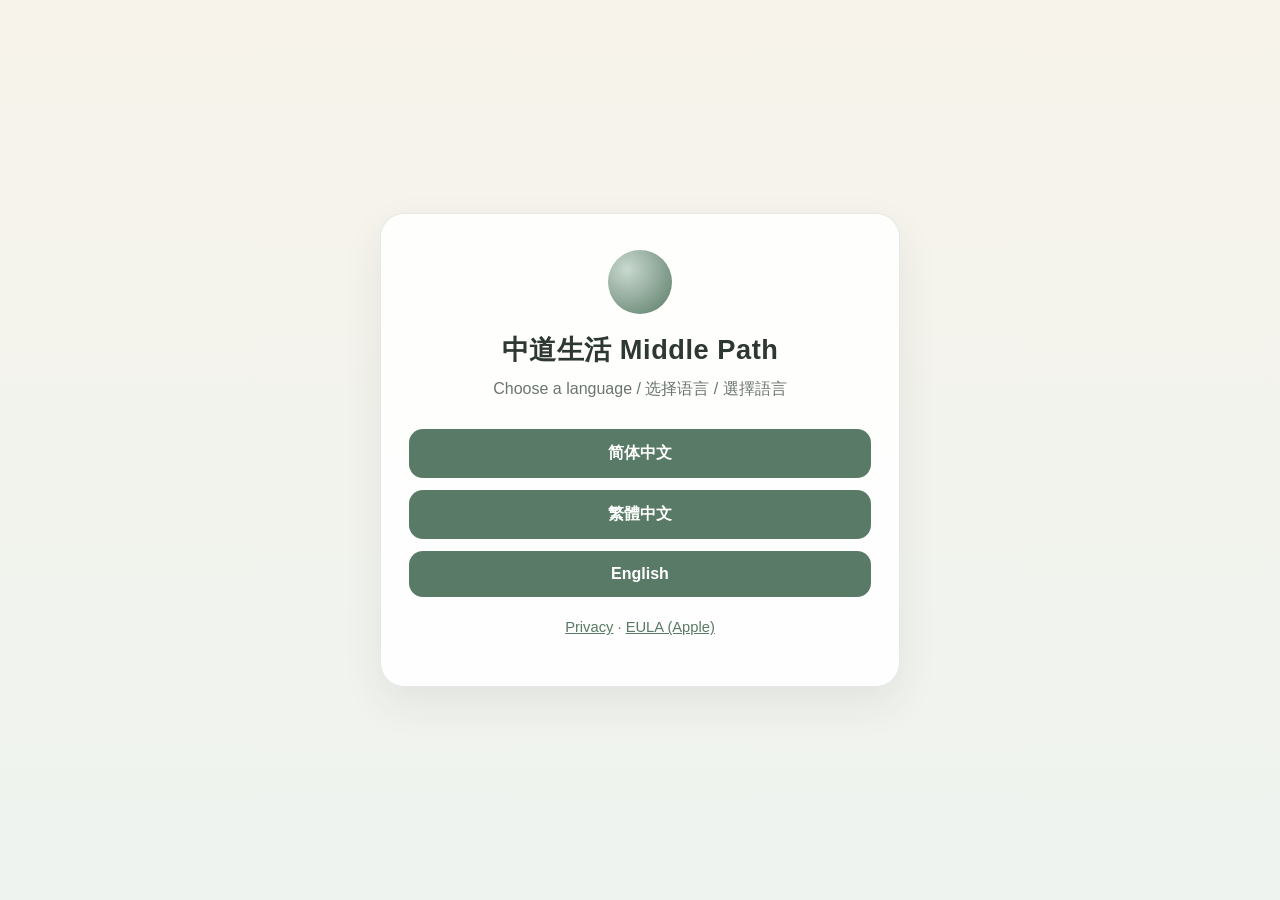
<file: index.html>
<!DOCTYPE html>
<html lang="zh-Hans">
<head>
  <meta charset="utf-8" />
  <meta name="viewport" content="width=device-width, initial-scale=1" />
  <title>中道生活 Middle Path</title>
  <meta name="description" content="中道生活 Middle Path — 卡片练习，找回生活平衡" />
  <style>
    :root {
      --sage: #597a66;
      --cream: #f5f1ea;
      --ink: #2e3833;
      --muted: #6b756f;
    }
    * { box-sizing: border-box; }
    body {
      margin: 0;
      font-family: "PingFang SC", "Helvetica Neue", Arial, sans-serif;
      background: linear-gradient(180deg, #f7f3eb 0%, #eef3ef 100%);
      color: var(--ink);
      min-height: 100vh;
      display: flex;
      align-items: center;
      justify-content: center;
      padding: 32px 20px;
    }
    .card {
      width: min(520px, 100%);
      background: rgba(255,255,255,0.86);
      border: 1px solid rgba(89,122,102,0.15);
      border-radius: 24px;
      padding: 36px 28px;
      box-shadow: 0 16px 40px rgba(46,56,51,0.08);
      text-align: center;
    }
    .leaf {
      width: 64px;
      height: 64px;
      margin: 0 auto 18px;
      border-radius: 50%;
      background: radial-gradient(circle at 30% 30%, #c9d9cf, #597a66);
    }
    h1 {
      margin: 0 0 8px;
      font-size: 1.7rem;
      letter-spacing: 0.02em;
    }
    .sub {
      margin: 0 0 28px;
      color: var(--muted);
      line-height: 1.6;
    }
    .langs {
      display: grid;
      gap: 12px;
    }
    a.lang {
      display: block;
      text-decoration: none;
      color: white;
      background: var(--sage);
      border-radius: 14px;
      padding: 14px 16px;
      font-weight: 600;
      transition: transform .15s ease, opacity .15s ease;
    }
    a.lang:hover { transform: translateY(-1px); opacity: 0.95; }
    .links {
      margin-top: 22px;
      font-size: 0.92rem;
      color: var(--muted);
    }
    .links a { color: var(--sage); }
  </style>
</head>
<body>
  <main class="card">
    <div class="leaf" aria-hidden="true"></div>
    <h1>中道生活 Middle Path</h1>
    <p class="sub">Choose a language / 选择语言 / 選擇語言</p>
    <div class="langs">
      <a class="lang" href="./zh-hans/">简体中文</a>
      <a class="lang" href="./zh-hant/">繁體中文</a>
      <a class="lang" href="./en/">English</a>
    </div>
    <p class="links">
      <a href="./zh-hans/privacy.html">Privacy</a> ·
      <a href="https://www.apple.com/legal/internet-services/itunes/dev/stdeula/" target="_blank" rel="noopener">EULA (Apple)</a>
    </p>
  </main>
  <script>
    (function () {
      var lang = (navigator.language || "en").toLowerCase();
      if (lang.startsWith("zh")) {
        if (lang.includes("hant") || lang.includes("tw") || lang.includes("hk") || lang.includes("mo")) {
          // stay on chooser, or auto-redirect:
          // location.replace("./zh-hant/");
        } else {
          // location.replace("./zh-hans/");
        }
      }
    })();
  </script>
</body>
</html>
</file>
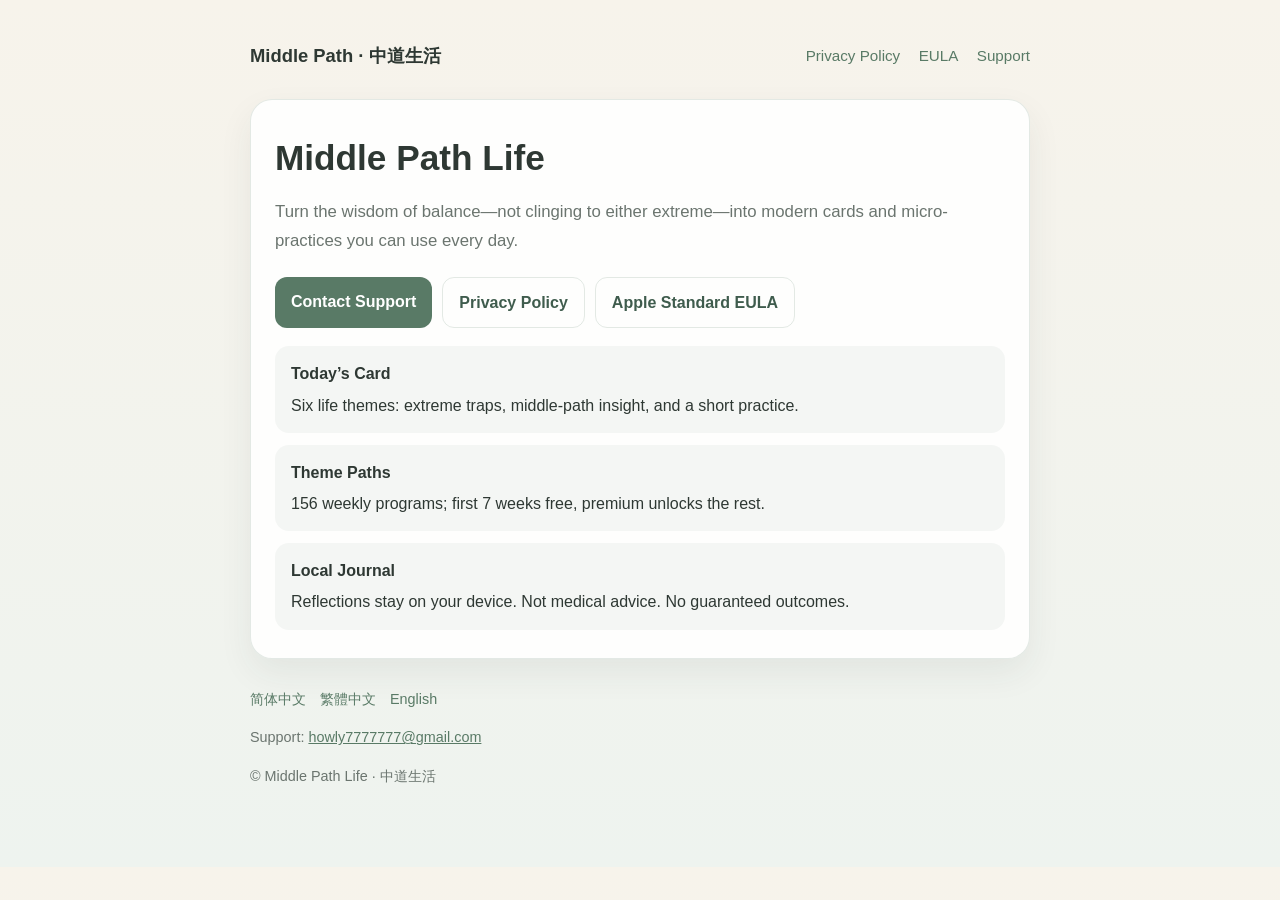
<file: en/index.html>
<!DOCTYPE html>
<html lang="en">
<head>
  <meta charset="utf-8" />
  <meta name="viewport" content="width=device-width, initial-scale=1" />
  <title>Middle Path Life — 中道生活</title>
  <meta name="description" content="Cards for balanced living. Daily cards, theme paths, and micro-practices." />
  <link rel="stylesheet" href="../styles.css" />
</head>
<body>
  <div class="wrap">
    <header class="site">
      <a class="brand" href="./">Middle Path · 中道生活</a>
      <nav class="site">
        <a href="./privacy.html">Privacy Policy</a>
        <a href="https://www.apple.com/legal/internet-services/itunes/dev/stdeula/" target="_blank" rel="noopener">EULA</a>
        <a href="mailto:howly7777777@gmail.com">Support</a>
      </nav>
    </header>

    <section class="hero">
      <h1>Middle Path Life</h1>
      <p class="lead">Turn the wisdom of balance—not clinging to either extreme—into modern cards and micro-practices you can use every day.</p>
      <div class="cta-row">
        <a class="btn btn-primary" href="mailto:howly7777777@gmail.com">Contact Support</a>
        <a class="btn btn-ghost" href="./privacy.html">Privacy Policy</a>
        <a class="btn btn-ghost" href="https://www.apple.com/legal/internet-services/itunes/dev/stdeula/" target="_blank" rel="noopener">Apple Standard EULA</a>
      </div>
      <div class="features">
        <div class="feature"><strong>Today’s Card</strong>Six life themes: extreme traps, middle-path insight, and a short practice.</div>
        <div class="feature"><strong>Theme Paths</strong>156 weekly programs; first 7 weeks free, premium unlocks the rest.</div>
        <div class="feature"><strong>Local Journal</strong>Reflections stay on your device. Not medical advice. No guaranteed outcomes.</div>
      </div>
    </section>

    <footer class="site">
      <p class="lang-switch">
        <a href="../zh-hans/">简体中文</a>
        <a href="../zh-hant/">繁體中文</a>
        <a href="../en/">English</a>
      </p>
      <p>Support: <a href="mailto:howly7777777@gmail.com">howly7777777@gmail.com</a></p>
      <p>© Middle Path Life · 中道生活</p>
    </footer>
  </div>
</body>
</html>
</file>
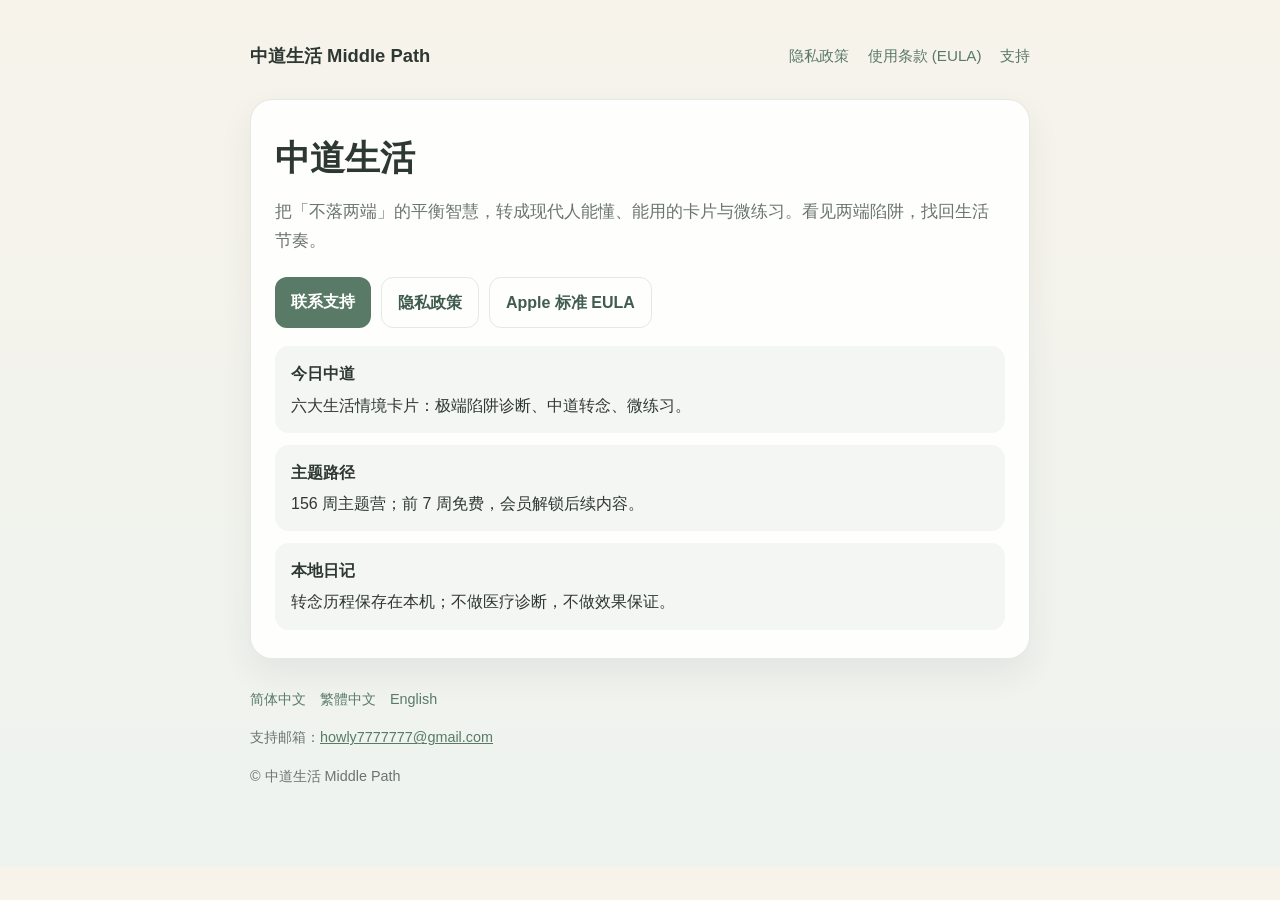
<file: zh-hans/index.html>
<!DOCTYPE html>
<html lang="zh-Hans">
<head>
  <meta charset="utf-8" />
  <meta name="viewport" content="width=device-width, initial-scale=1" />
  <title>中道生活 Middle Path</title>
  <meta name="description" content="卡片练习，找回生活平衡。今日中道卡、主题路径与微练习。" />
  <link rel="stylesheet" href="../styles.css" />
</head>
<body>
  <div class="wrap">
    <header class="site">
      <a class="brand" href="./">中道生活 Middle Path</a>
      <nav class="site">
        <a href="./privacy.html">隐私政策</a>
        <a href="https://www.apple.com/legal/internet-services/itunes/dev/stdeula/" target="_blank" rel="noopener">使用条款 (EULA)</a>
        <a href="mailto:howly7777777@gmail.com">支持</a>
      </nav>
    </header>

    <section class="hero">
      <h1>中道生活</h1>
      <p class="lead">把「不落两端」的平衡智慧，转成现代人能懂、能用的卡片与微练习。看见两端陷阱，找回生活节奏。</p>
      <div class="cta-row">
        <a class="btn btn-primary" href="mailto:howly7777777@gmail.com">联系支持</a>
        <a class="btn btn-ghost" href="./privacy.html">隐私政策</a>
        <a class="btn btn-ghost" href="https://www.apple.com/legal/internet-services/itunes/dev/stdeula/" target="_blank" rel="noopener">Apple 标准 EULA</a>
      </div>
      <div class="features">
        <div class="feature"><strong>今日中道</strong>六大生活情境卡片：极端陷阱诊断、中道转念、微练习。</div>
        <div class="feature"><strong>主题路径</strong>156 周主题营；前 7 周免费，会员解锁后续内容。</div>
        <div class="feature"><strong>本地日记</strong>转念历程保存在本机；不做医疗诊断，不做效果保证。</div>
      </div>
    </section>

    <footer class="site">
      <p class="lang-switch">
        <a href="../zh-hans/">简体中文</a>
        <a href="../zh-hant/">繁體中文</a>
        <a href="../en/">English</a>
      </p>
      <p>支持邮箱：<a href="mailto:howly7777777@gmail.com">howly7777777@gmail.com</a></p>
      <p>© 中道生活 Middle Path</p>
    </footer>
  </div>
</body>
</html>
</file>
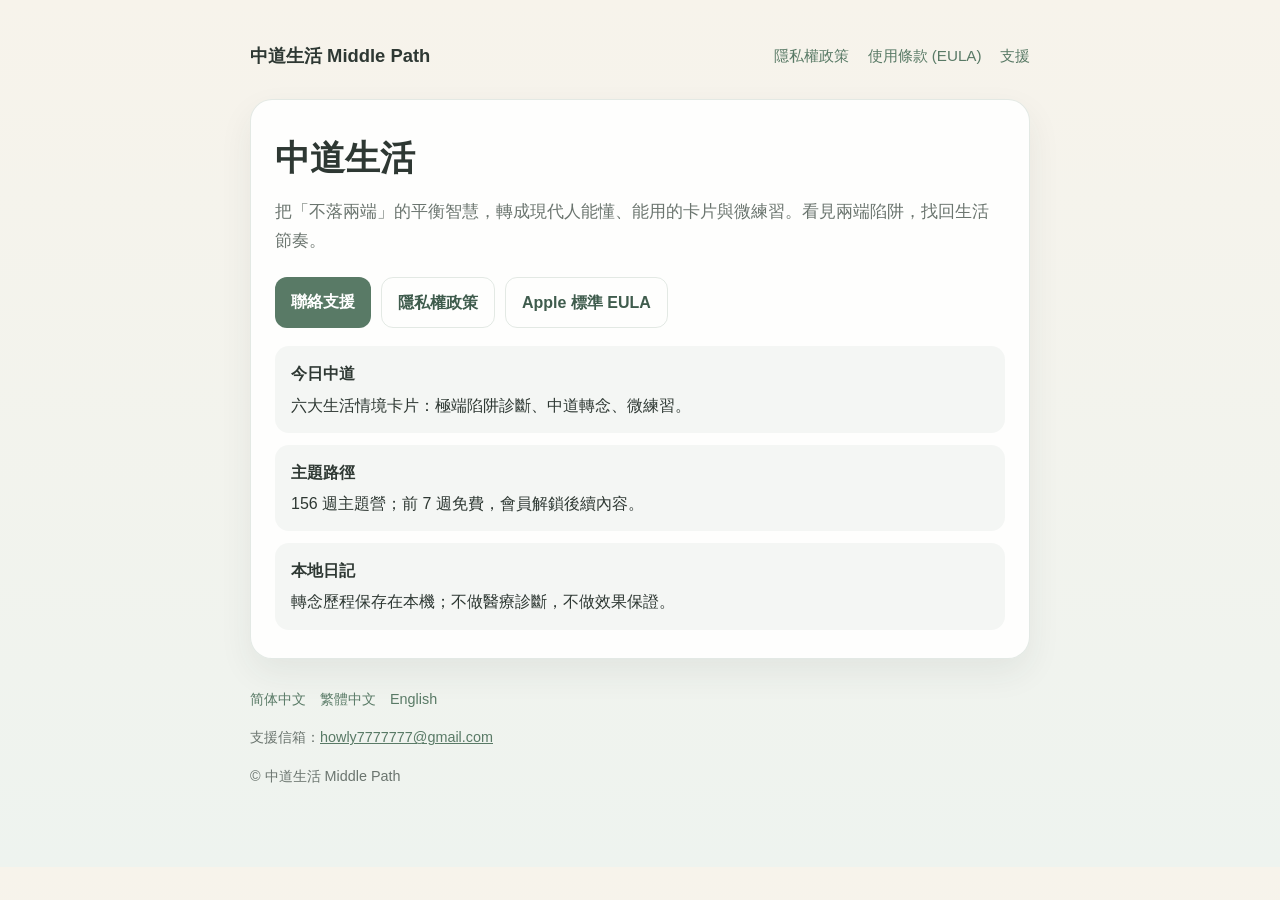
<file: zh-hant/index.html>
<!DOCTYPE html>
<html lang="zh-Hant">
<head>
  <meta charset="utf-8" />
  <meta name="viewport" content="width=device-width, initial-scale=1" />
  <title>中道生活 Middle Path</title>
  <meta name="description" content="卡片練習，找回生活平衡。今日中道卡、主題路徑與微練習。" />
  <link rel="stylesheet" href="../styles.css" />
</head>
<body>
  <div class="wrap">
    <header class="site">
      <a class="brand" href="./">中道生活 Middle Path</a>
      <nav class="site">
        <a href="./privacy.html">隱私權政策</a>
        <a href="https://www.apple.com/legal/internet-services/itunes/dev/stdeula/" target="_blank" rel="noopener">使用條款 (EULA)</a>
        <a href="mailto:howly7777777@gmail.com">支援</a>
      </nav>
    </header>

    <section class="hero">
      <h1>中道生活</h1>
      <p class="lead">把「不落兩端」的平衡智慧，轉成現代人能懂、能用的卡片與微練習。看見兩端陷阱，找回生活節奏。</p>
      <div class="cta-row">
        <a class="btn btn-primary" href="mailto:howly7777777@gmail.com">聯絡支援</a>
        <a class="btn btn-ghost" href="./privacy.html">隱私權政策</a>
        <a class="btn btn-ghost" href="https://www.apple.com/legal/internet-services/itunes/dev/stdeula/" target="_blank" rel="noopener">Apple 標準 EULA</a>
      </div>
      <div class="features">
        <div class="feature"><strong>今日中道</strong>六大生活情境卡片：極端陷阱診斷、中道轉念、微練習。</div>
        <div class="feature"><strong>主題路徑</strong>156 週主題營；前 7 週免費，會員解鎖後續內容。</div>
        <div class="feature"><strong>本地日記</strong>轉念歷程保存在本機；不做醫療診斷，不做效果保證。</div>
      </div>
    </section>

    <footer class="site">
      <p class="lang-switch">
        <a href="../zh-hans/">简体中文</a>
        <a href="../zh-hant/">繁體中文</a>
        <a href="../en/">English</a>
      </p>
      <p>支援信箱：<a href="mailto:howly7777777@gmail.com">howly7777777@gmail.com</a></p>
      <p>© 中道生活 Middle Path</p>
    </footer>
  </div>
</body>
</html>
</file>
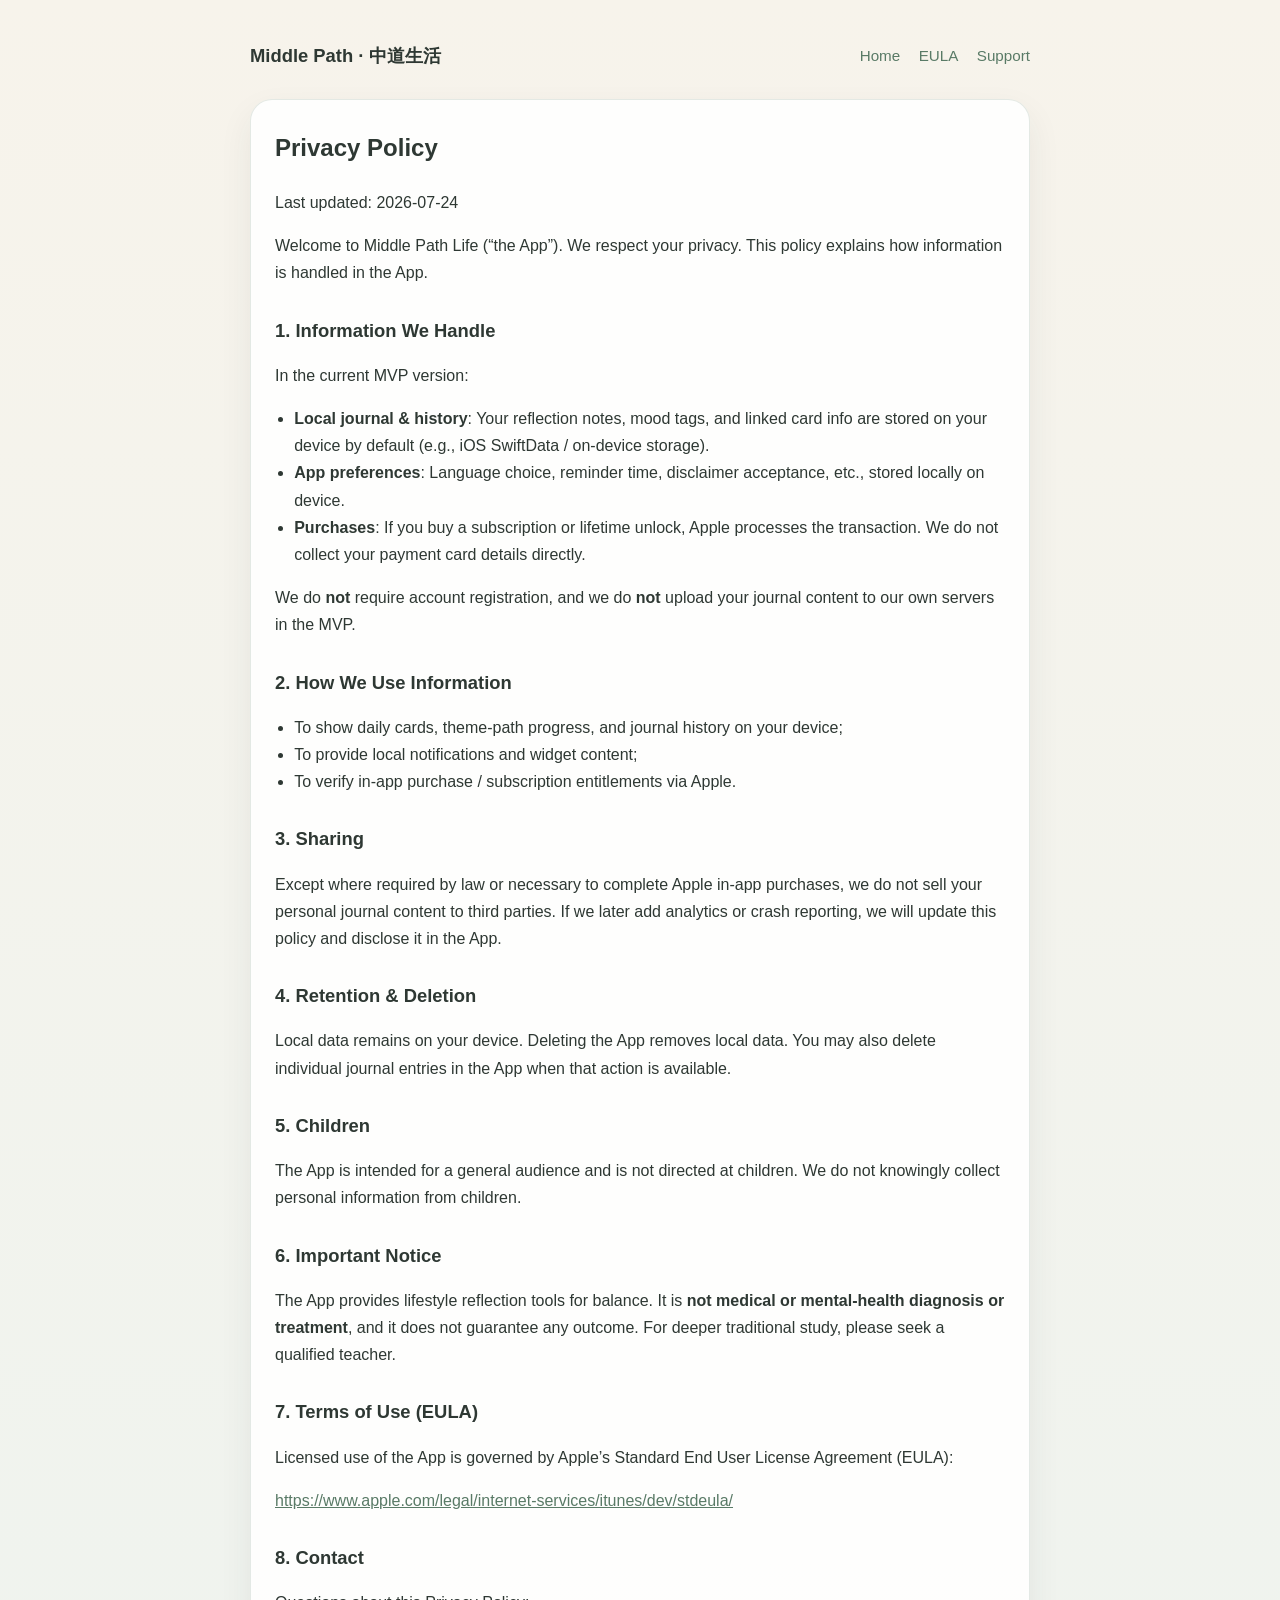
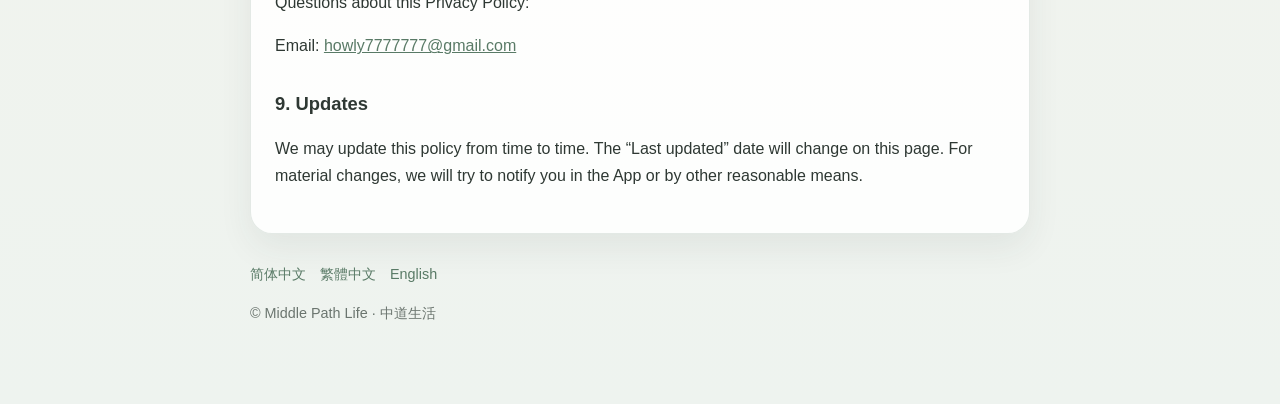
<file: en/privacy.html>
<!DOCTYPE html>
<html lang="en">
<head>
  <meta charset="utf-8" />
  <meta name="viewport" content="width=device-width, initial-scale=1" />
  <title>Privacy Policy — Middle Path Life</title>
  <link rel="stylesheet" href="../styles.css" />
</head>
<body>
  <div class="wrap">
    <header class="site">
      <a class="brand" href="./">Middle Path · 中道生活</a>
      <nav class="site">
        <a href="./">Home</a>
        <a href="https://www.apple.com/legal/internet-services/itunes/dev/stdeula/" target="_blank" rel="noopener">EULA</a>
        <a href="mailto:howly7777777@gmail.com">Support</a>
      </nav>
    </header>

    <article class="panel">
      <h1>Privacy Policy</h1>
      <p>Last updated: 2026-07-24</p>
      <p>Welcome to Middle Path Life (“the App”). We respect your privacy. This policy explains how information is handled in the App.</p>

      <h2>1. Information We Handle</h2>
      <p>In the current MVP version:</p>
      <ul>
        <li><strong>Local journal &amp; history</strong>: Your reflection notes, mood tags, and linked card info are stored on your device by default (e.g., iOS SwiftData / on-device storage).</li>
        <li><strong>App preferences</strong>: Language choice, reminder time, disclaimer acceptance, etc., stored locally on device.</li>
        <li><strong>Purchases</strong>: If you buy a subscription or lifetime unlock, Apple processes the transaction. We do not collect your payment card details directly.</li>
      </ul>
      <p>We do <strong>not</strong> require account registration, and we do <strong>not</strong> upload your journal content to our own servers in the MVP.</p>

      <h2>2. How We Use Information</h2>
      <ul>
        <li>To show daily cards, theme-path progress, and journal history on your device;</li>
        <li>To provide local notifications and widget content;</li>
        <li>To verify in-app purchase / subscription entitlements via Apple.</li>
      </ul>

      <h2>3. Sharing</h2>
      <p>Except where required by law or necessary to complete Apple in-app purchases, we do not sell your personal journal content to third parties. If we later add analytics or crash reporting, we will update this policy and disclose it in the App.</p>

      <h2>4. Retention &amp; Deletion</h2>
      <p>Local data remains on your device. Deleting the App removes local data. You may also delete individual journal entries in the App when that action is available.</p>

      <h2>5. Children</h2>
      <p>The App is intended for a general audience and is not directed at children. We do not knowingly collect personal information from children.</p>

      <h2>6. Important Notice</h2>
      <p>The App provides lifestyle reflection tools for balance. It is <strong>not medical or mental-health diagnosis or treatment</strong>, and it does not guarantee any outcome. For deeper traditional study, please seek a qualified teacher.</p>

      <h2>7. Terms of Use (EULA)</h2>
      <p>Licensed use of the App is governed by Apple’s Standard End User License Agreement (EULA):</p>
      <p><a href="https://www.apple.com/legal/internet-services/itunes/dev/stdeula/" target="_blank" rel="noopener">https://www.apple.com/legal/internet-services/itunes/dev/stdeula/</a></p>

      <h2>8. Contact</h2>
      <p>Questions about this Privacy Policy:</p>
      <p>Email: <a href="mailto:howly7777777@gmail.com">howly7777777@gmail.com</a></p>

      <h2>9. Updates</h2>
      <p>We may update this policy from time to time. The “Last updated” date will change on this page. For material changes, we will try to notify you in the App or by other reasonable means.</p>
    </article>

    <footer class="site">
      <p class="lang-switch">
        <a href="../zh-hans/privacy.html">简体中文</a>
        <a href="../zh-hant/privacy.html">繁體中文</a>
        <a href="../en/privacy.html">English</a>
      </p>
      <p>© Middle Path Life · 中道生活</p>
    </footer>
  </div>
</body>
</html>
</file>
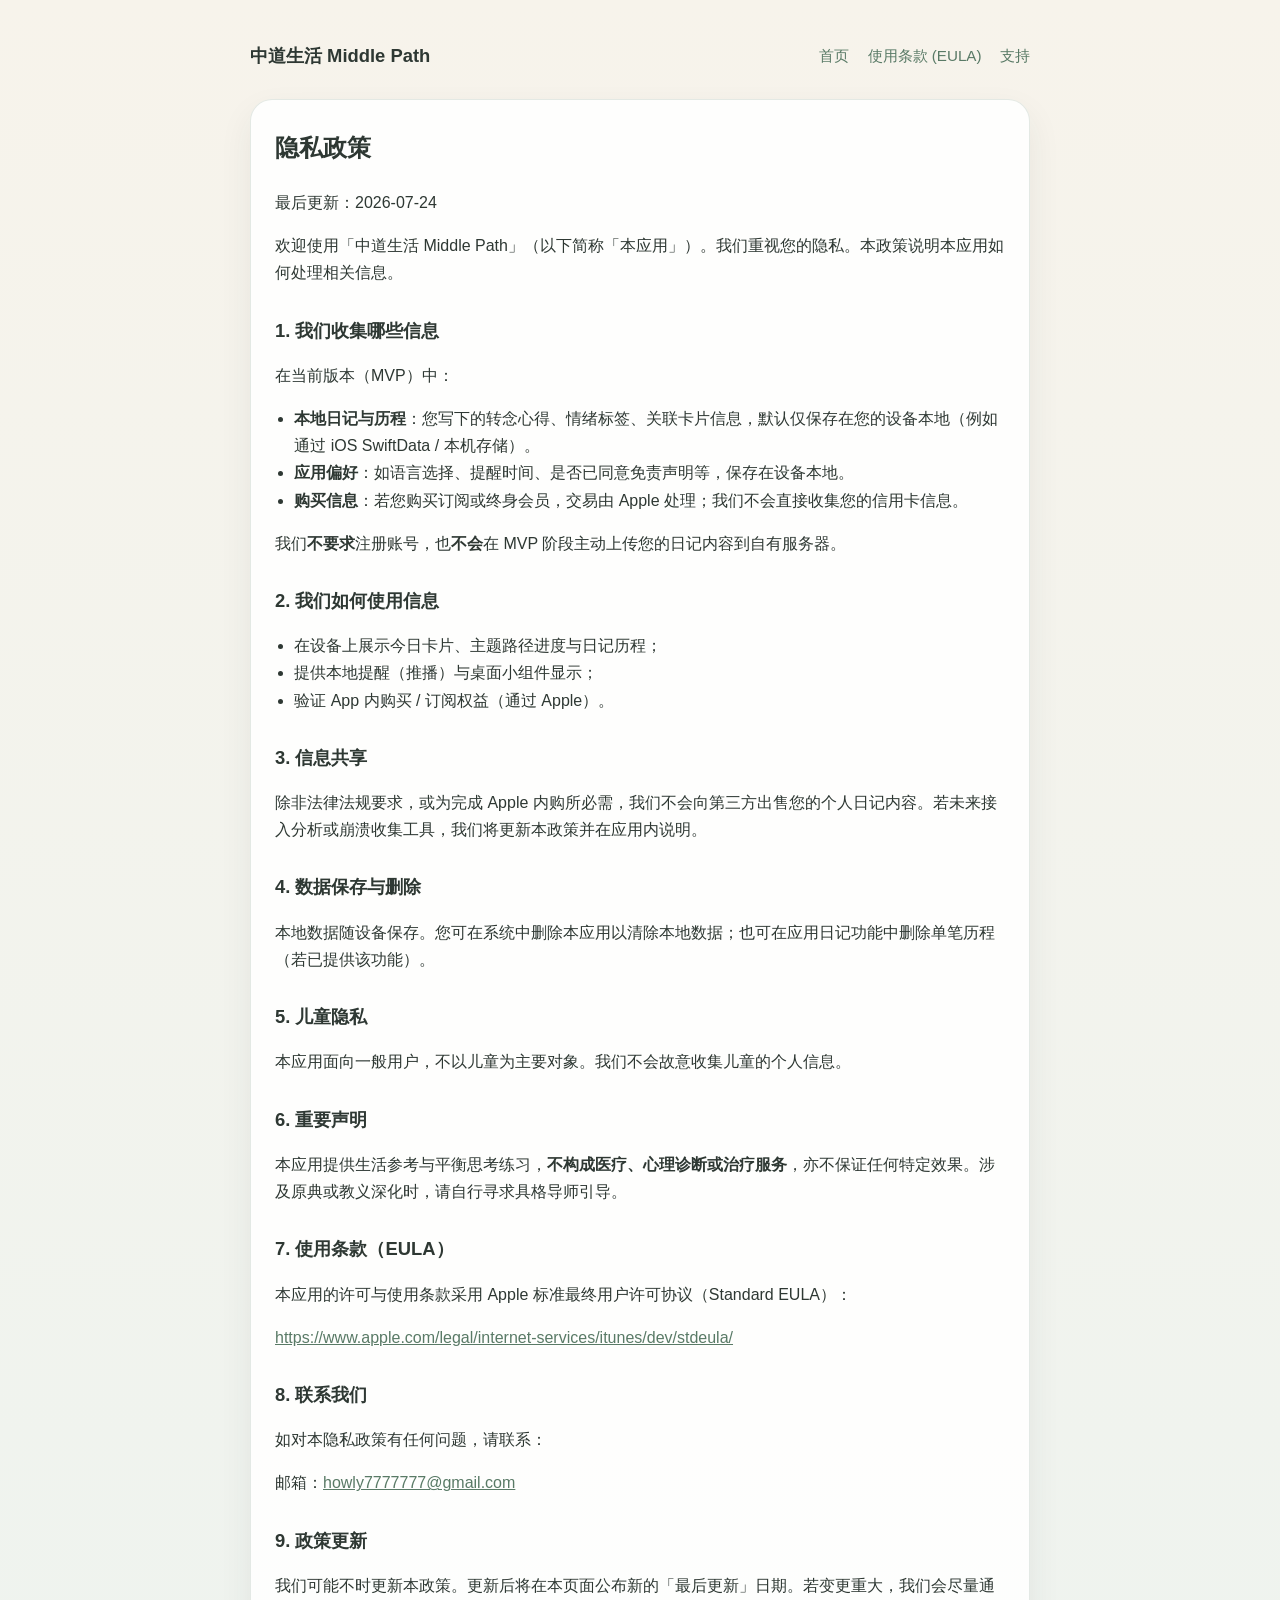
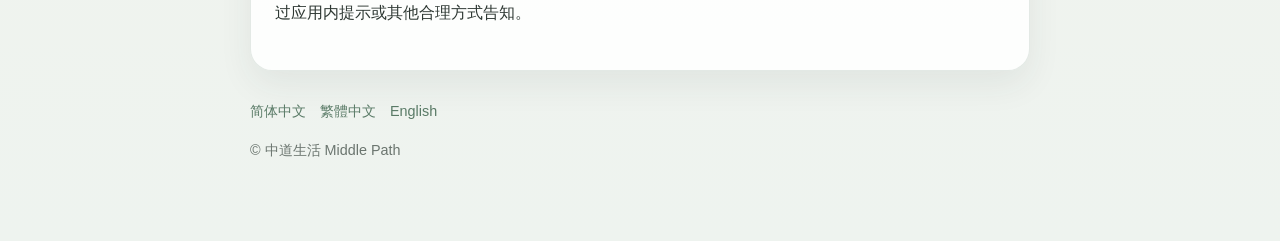
<file: zh-hans/privacy.html>
<!DOCTYPE html>
<html lang="zh-Hans">
<head>
  <meta charset="utf-8" />
  <meta name="viewport" content="width=device-width, initial-scale=1" />
  <title>隐私政策 — 中道生活 Middle Path</title>
  <link rel="stylesheet" href="../styles.css" />
</head>
<body>
  <div class="wrap">
    <header class="site">
      <a class="brand" href="./">中道生活 Middle Path</a>
      <nav class="site">
        <a href="./">首页</a>
        <a href="https://www.apple.com/legal/internet-services/itunes/dev/stdeula/" target="_blank" rel="noopener">使用条款 (EULA)</a>
        <a href="mailto:howly7777777@gmail.com">支持</a>
      </nav>
    </header>

    <article class="panel">
      <h1>隐私政策</h1>
      <p>最后更新：2026-07-24</p>
      <p>欢迎使用「中道生活 Middle Path」（以下简称「本应用」）。我们重视您的隐私。本政策说明本应用如何处理相关信息。</p>

      <h2>1. 我们收集哪些信息</h2>
      <p>在当前版本（MVP）中：</p>
      <ul>
        <li><strong>本地日记与历程</strong>：您写下的转念心得、情绪标签、关联卡片信息，默认仅保存在您的设备本地（例如通过 iOS SwiftData / 本机存储）。</li>
        <li><strong>应用偏好</strong>：如语言选择、提醒时间、是否已同意免责声明等，保存在设备本地。</li>
        <li><strong>购买信息</strong>：若您购买订阅或终身会员，交易由 Apple 处理；我们不会直接收集您的信用卡信息。</li>
      </ul>
      <p>我们<strong>不要求</strong>注册账号，也<strong>不会</strong>在 MVP 阶段主动上传您的日记内容到自有服务器。</p>

      <h2>2. 我们如何使用信息</h2>
      <ul>
        <li>在设备上展示今日卡片、主题路径进度与日记历程；</li>
        <li>提供本地提醒（推播）与桌面小组件显示；</li>
        <li>验证 App 内购买 / 订阅权益（通过 Apple）。</li>
      </ul>

      <h2>3. 信息共享</h2>
      <p>除非法律法规要求，或为完成 Apple 内购所必需，我们不会向第三方出售您的个人日记内容。若未来接入分析或崩溃收集工具，我们将更新本政策并在应用内说明。</p>

      <h2>4. 数据保存与删除</h2>
      <p>本地数据随设备保存。您可在系统中删除本应用以清除本地数据；也可在应用日记功能中删除单笔历程（若已提供该功能）。</p>

      <h2>5. 儿童隐私</h2>
      <p>本应用面向一般用户，不以儿童为主要对象。我们不会故意收集儿童的个人信息。</p>

      <h2>6. 重要声明</h2>
      <p>本应用提供生活参考与平衡思考练习，<strong>不构成医疗、心理诊断或治疗服务</strong>，亦不保证任何特定效果。涉及原典或教义深化时，请自行寻求具格导师引导。</p>

      <h2>7. 使用条款（EULA）</h2>
      <p>本应用的许可与使用条款采用 Apple 标准最终用户许可协议（Standard EULA）：</p>
      <p><a href="https://www.apple.com/legal/internet-services/itunes/dev/stdeula/" target="_blank" rel="noopener">https://www.apple.com/legal/internet-services/itunes/dev/stdeula/</a></p>

      <h2>8. 联系我们</h2>
      <p>如对本隐私政策有任何问题，请联系：</p>
      <p>邮箱：<a href="mailto:howly7777777@gmail.com">howly7777777@gmail.com</a></p>

      <h2>9. 政策更新</h2>
      <p>我们可能不时更新本政策。更新后将在本页面公布新的「最后更新」日期。若变更重大，我们会尽量通过应用内提示或其他合理方式告知。</p>
    </article>

    <footer class="site">
      <p class="lang-switch">
        <a href="../zh-hans/privacy.html">简体中文</a>
        <a href="../zh-hant/privacy.html">繁體中文</a>
        <a href="../en/privacy.html">English</a>
      </p>
      <p>© 中道生活 Middle Path</p>
    </footer>
  </div>
</body>
</html>
</file>
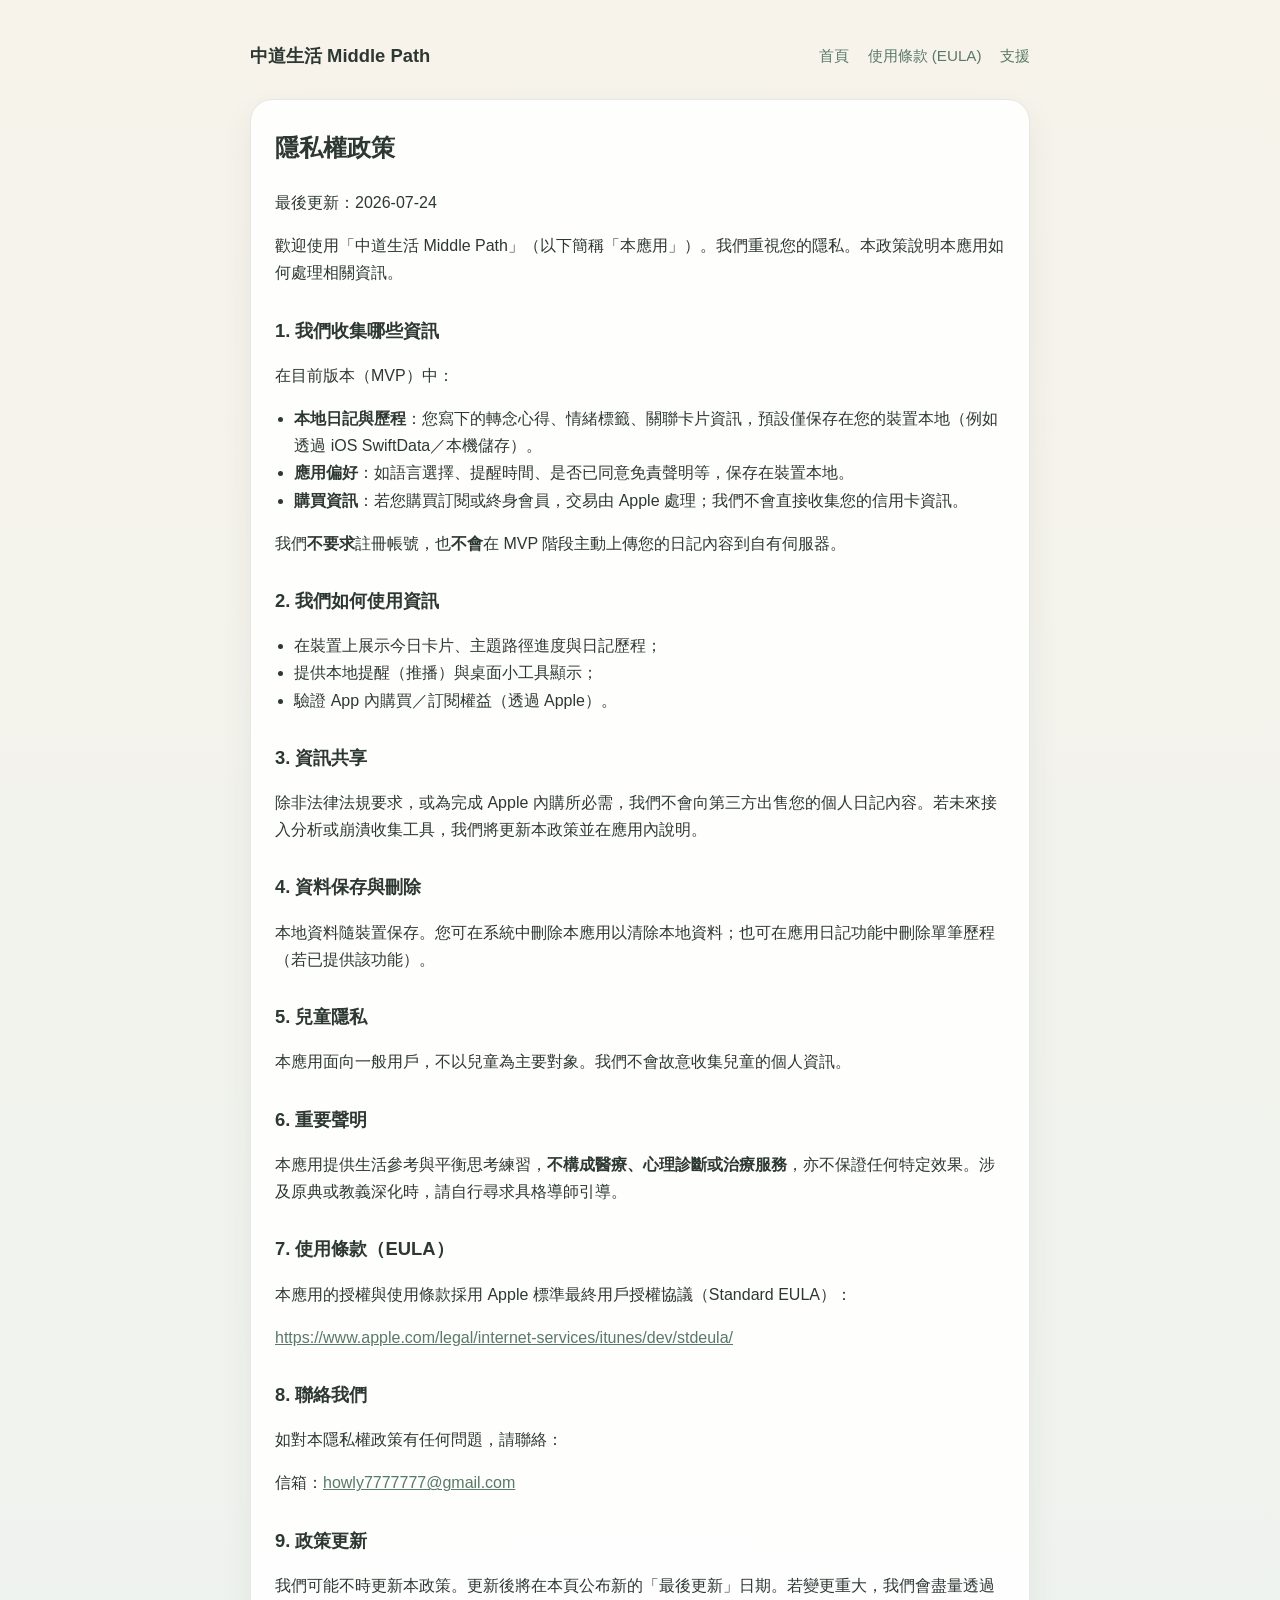
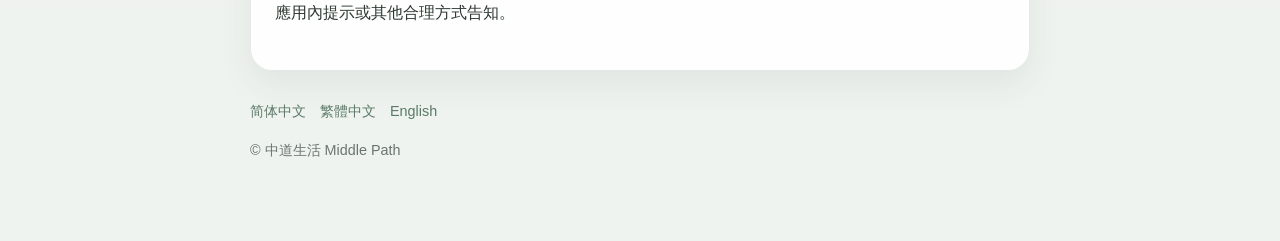
<file: zh-hant/privacy.html>
<!DOCTYPE html>
<html lang="zh-Hant">
<head>
  <meta charset="utf-8" />
  <meta name="viewport" content="width=device-width, initial-scale=1" />
  <title>隱私權政策 — 中道生活 Middle Path</title>
  <link rel="stylesheet" href="../styles.css" />
</head>
<body>
  <div class="wrap">
    <header class="site">
      <a class="brand" href="./">中道生活 Middle Path</a>
      <nav class="site">
        <a href="./">首頁</a>
        <a href="https://www.apple.com/legal/internet-services/itunes/dev/stdeula/" target="_blank" rel="noopener">使用條款 (EULA)</a>
        <a href="mailto:howly7777777@gmail.com">支援</a>
      </nav>
    </header>

    <article class="panel">
      <h1>隱私權政策</h1>
      <p>最後更新：2026-07-24</p>
      <p>歡迎使用「中道生活 Middle Path」（以下簡稱「本應用」）。我們重視您的隱私。本政策說明本應用如何處理相關資訊。</p>

      <h2>1. 我們收集哪些資訊</h2>
      <p>在目前版本（MVP）中：</p>
      <ul>
        <li><strong>本地日記與歷程</strong>：您寫下的轉念心得、情緒標籤、關聯卡片資訊，預設僅保存在您的裝置本地（例如透過 iOS SwiftData／本機儲存）。</li>
        <li><strong>應用偏好</strong>：如語言選擇、提醒時間、是否已同意免責聲明等，保存在裝置本地。</li>
        <li><strong>購買資訊</strong>：若您購買訂閱或終身會員，交易由 Apple 處理；我們不會直接收集您的信用卡資訊。</li>
      </ul>
      <p>我們<strong>不要求</strong>註冊帳號，也<strong>不會</strong>在 MVP 階段主動上傳您的日記內容到自有伺服器。</p>

      <h2>2. 我們如何使用資訊</h2>
      <ul>
        <li>在裝置上展示今日卡片、主題路徑進度與日記歷程；</li>
        <li>提供本地提醒（推播）與桌面小工具顯示；</li>
        <li>驗證 App 內購買／訂閱權益（透過 Apple）。</li>
      </ul>

      <h2>3. 資訊共享</h2>
      <p>除非法律法規要求，或為完成 Apple 內購所必需，我們不會向第三方出售您的個人日記內容。若未來接入分析或崩潰收集工具，我們將更新本政策並在應用內說明。</p>

      <h2>4. 資料保存與刪除</h2>
      <p>本地資料隨裝置保存。您可在系統中刪除本應用以清除本地資料；也可在應用日記功能中刪除單筆歷程（若已提供該功能）。</p>

      <h2>5. 兒童隱私</h2>
      <p>本應用面向一般用戶，不以兒童為主要對象。我們不會故意收集兒童的個人資訊。</p>

      <h2>6. 重要聲明</h2>
      <p>本應用提供生活參考與平衡思考練習，<strong>不構成醫療、心理診斷或治療服務</strong>，亦不保證任何特定效果。涉及原典或教義深化時，請自行尋求具格導師引導。</p>

      <h2>7. 使用條款（EULA）</h2>
      <p>本應用的授權與使用條款採用 Apple 標準最終用戶授權協議（Standard EULA）：</p>
      <p><a href="https://www.apple.com/legal/internet-services/itunes/dev/stdeula/" target="_blank" rel="noopener">https://www.apple.com/legal/internet-services/itunes/dev/stdeula/</a></p>

      <h2>8. 聯絡我們</h2>
      <p>如對本隱私權政策有任何問題，請聯絡：</p>
      <p>信箱：<a href="mailto:howly7777777@gmail.com">howly7777777@gmail.com</a></p>

      <h2>9. 政策更新</h2>
      <p>我們可能不時更新本政策。更新後將在本頁公布新的「最後更新」日期。若變更重大，我們會盡量透過應用內提示或其他合理方式告知。</p>
    </article>

    <footer class="site">
      <p class="lang-switch">
        <a href="../zh-hans/privacy.html">简体中文</a>
        <a href="../zh-hant/privacy.html">繁體中文</a>
        <a href="../en/privacy.html">English</a>
      </p>
      <p>© 中道生活 Middle Path</p>
    </footer>
  </div>
</body>
</html>
</file>
<file: styles.css>
:root {
  --sage: #597a66;
  --sage-dark: #3f5c4d;
  --cream: #f5f1ea;
  --ink: #2e3833;
  --muted: #6b756f;
  --line: rgba(89, 122, 102, 0.16);
}

* { box-sizing: border-box; }

body {
  margin: 0;
  font-family: "PingFang SC", "PingFang TC", "Helvetica Neue", Arial, sans-serif;
  background: linear-gradient(180deg, #f7f3eb 0%, #eef3ef 100%);
  color: var(--ink);
  line-height: 1.7;
}

a { color: var(--sage); }
a:hover { color: var(--sage-dark); }

.wrap {
  width: min(820px, 100%);
  margin: 0 auto;
  padding: 40px 20px 64px;
}

header.site {
  display: flex;
  flex-wrap: wrap;
  gap: 12px;
  justify-content: space-between;
  align-items: center;
  margin-bottom: 28px;
}

.brand {
  font-weight: 700;
  font-size: 1.15rem;
  text-decoration: none;
  color: var(--ink);
}

nav.site a {
  margin-left: 14px;
  text-decoration: none;
  font-size: 0.95rem;
}

.hero, .panel {
  background: rgba(255,255,255,0.88);
  border: 1px solid var(--line);
  border-radius: 22px;
  padding: 28px 24px;
  box-shadow: 0 14px 34px rgba(46,56,51,0.07);
}

.hero h1 {
  margin: 0 0 10px;
  font-size: clamp(1.7rem, 4vw, 2.2rem);
}

.hero p.lead {
  margin: 0 0 22px;
  color: var(--muted);
  font-size: 1.05rem;
}

.cta-row {
  display: flex;
  flex-wrap: wrap;
  gap: 10px;
}

.btn {
  display: inline-block;
  text-decoration: none;
  border-radius: 12px;
  padding: 11px 16px;
  font-weight: 600;
}

.btn-primary {
  background: var(--sage);
  color: #fff;
}

.btn-primary:hover { background: var(--sage-dark); color: #fff; }

.btn-ghost {
  background: transparent;
  border: 1px solid var(--line);
  color: var(--sage-dark);
}

.features {
  display: grid;
  gap: 12px;
  margin-top: 18px;
}

.feature {
  padding: 14px 16px;
  border-radius: 14px;
  background: rgba(89,122,102,0.06);
}

.feature strong { display: block; margin-bottom: 4px; }

.panel h1, .panel h2 {
  margin-top: 0;
}

.panel h2 {
  margin-top: 28px;
  font-size: 1.15rem;
}

.panel p, .panel li {
  color: var(--ink);
}

.panel ul {
  padding-left: 1.2em;
}

footer.site {
  margin-top: 28px;
  color: var(--muted);
  font-size: 0.9rem;
}

.lang-switch a {
  margin-right: 10px;
  text-decoration: none;
}
</file>
